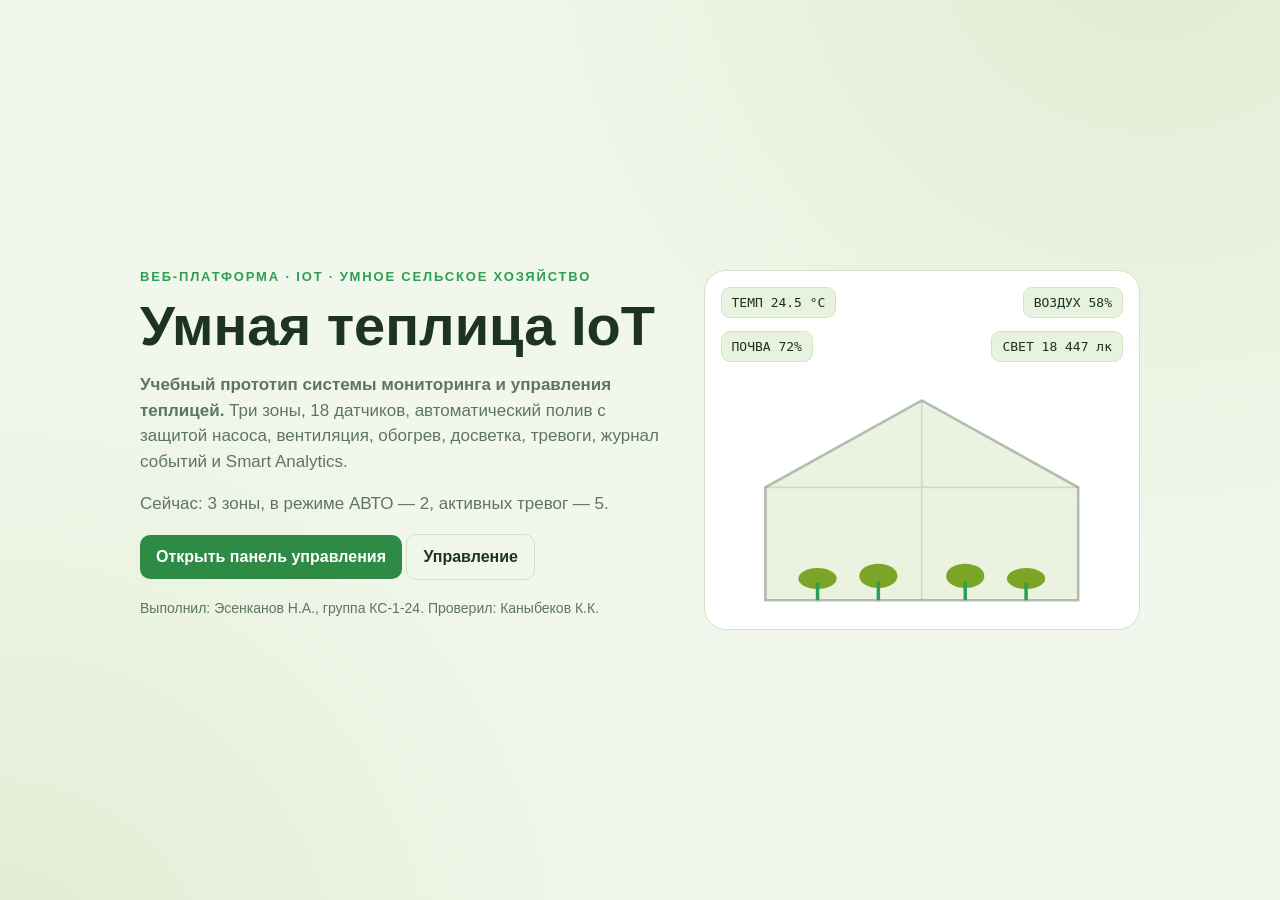
<file: index.html>
<!DOCTYPE html>
<html lang="ru">
<head>
  <meta charset="UTF-8">
  <meta name="viewport" content="width=device-width, initial-scale=1.0">
  <title>Умная теплица IoT</title>
  <link rel="stylesheet" href="assets/css/style.css">
</head>
<body>
<div class="home">
  <div class="home-card">
    <div>
      <div class="eyebrow">Веб-платформа · IoT · Умное сельское хозяйство</div>
      <h1>Умная теплица IoT</h1>
      <p><b>Учебный прототип системы мониторинга и управления теплицей.</b> Три зоны, 18 датчиков, автоматический полив с защитой насоса, вентиляция, обогрев, досветка, тревоги, журнал событий и Smart Analytics.</p>
      <p class="muted" id="homeStatus"></p>
      <a class="btn" href="dashboard.html">Открыть панель управления</a>
      <a class="btn secondary" href="control.html">Управление</a>
      <p class="muted" style="font-size:14px;margin-top:18px">Выполнил: Эсенканов Н.А., группа КС-1-24. Проверил: Каныбеков К.К.</p>
    </div>
    <div class="gh-scheme" aria-label="Схема теплицы с показаниями датчиков">
      <svg viewBox="0 0 400 260" role="img" aria-label="Теплица">
        <path class="glass" d="M20 250 V120 L200 20 L380 120 V250 Z" stroke="currentColor" stroke-opacity=".45" stroke-width="3"/>
        <path d="M200 20 V250 M20 120 H380" stroke="currentColor" stroke-opacity=".2" stroke-width="2"/>
        <g class="leaf">
          <ellipse cx="80" cy="225" rx="22" ry="12"/><ellipse cx="150" cy="222" rx="22" ry="14"/>
          <ellipse cx="250" cy="222" rx="22" ry="14"/><ellipse cx="320" cy="225" rx="22" ry="12"/>
        </g>
        <g class="stem" stroke-width="4"><path d="M80 250 V230 M150 250 V228 M250 250 V228 M320 250 V230"/></g>
      </svg>
      <div class="chip" style="left:16px;top:16px" id="chipTemp"></div>
      <div class="chip" style="right:16px;top:16px" id="chipHum"></div>
      <div class="chip" style="left:16px;top:60px" id="chipSoil"></div>
      <div class="chip" style="right:16px;top:60px" id="chipLight"></div>
    </div>
  </div>
</div>
<script src="assets/js/data.js"></script>
<script src="assets/js/storage.js"></script>
<script src="assets/js/simulator.js"></script>
<script src="assets/js/automation.js"></script>
<script src="assets/js/app.js"></script>
<script src="assets/js/home.js"></script>
</body>
</html>
</file>
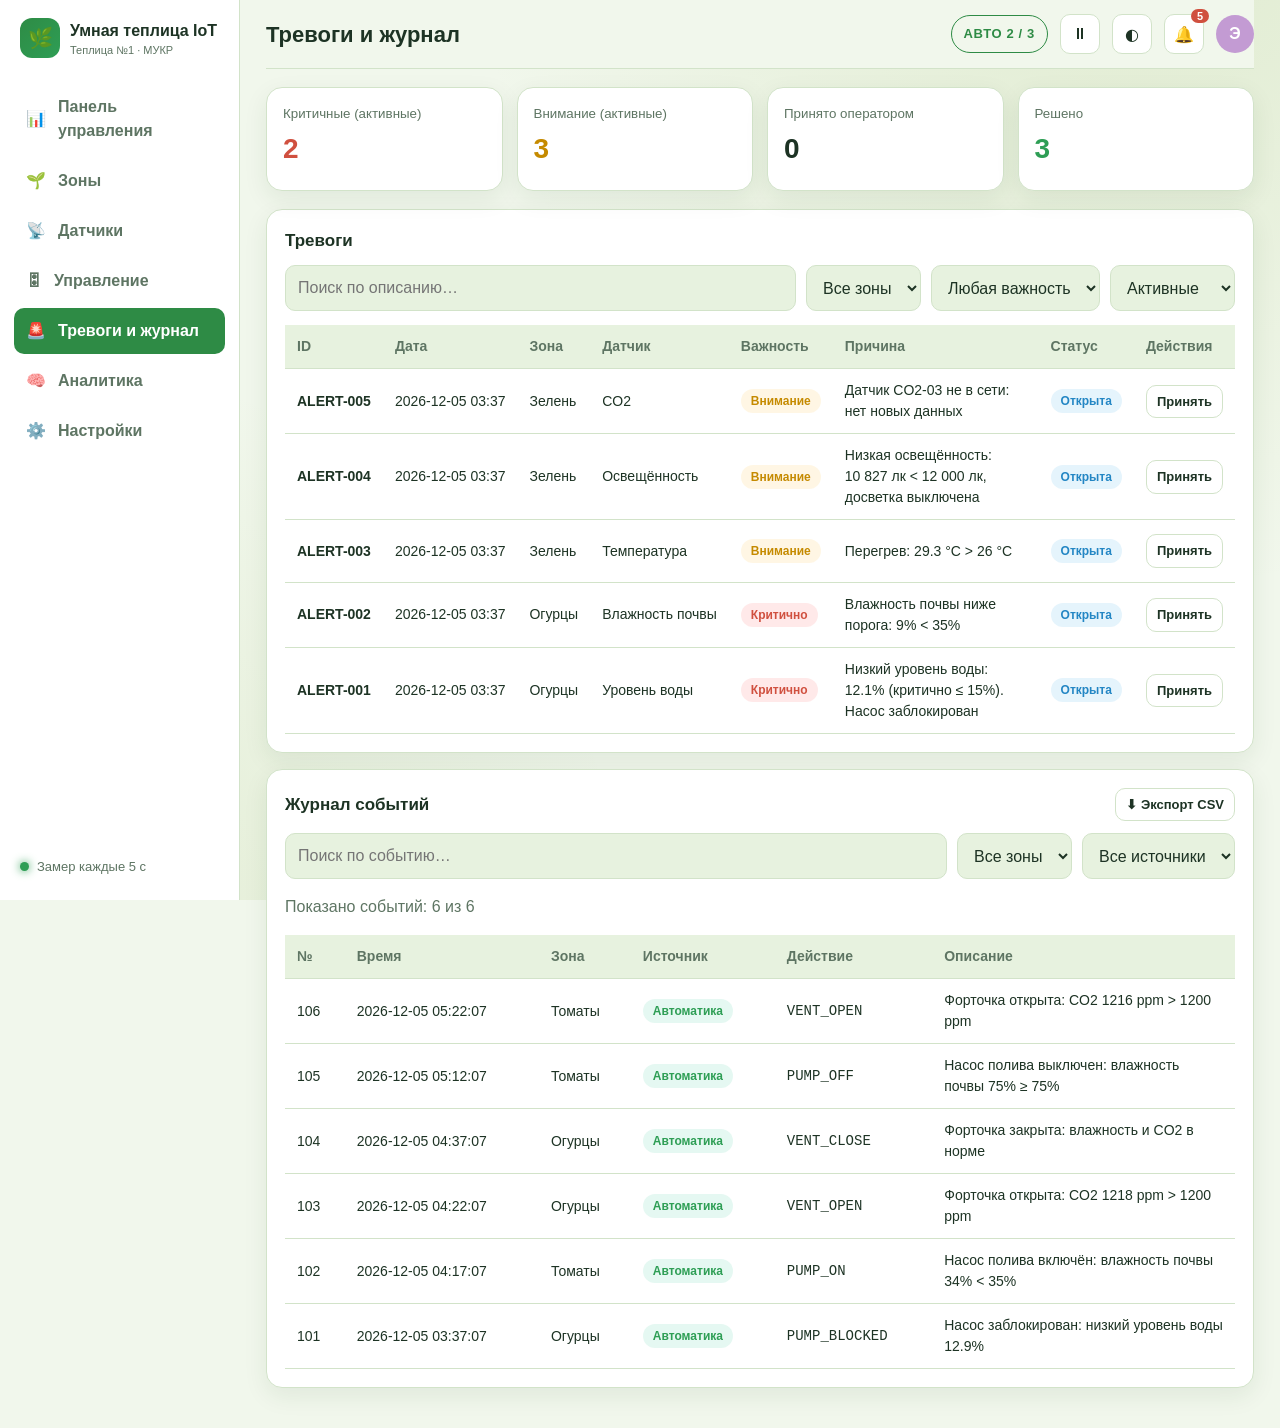
<file: alerts.html>
<!DOCTYPE html>
<html lang="ru">
<head>
  <meta charset="UTF-8">
  <meta name="viewport" content="width=device-width, initial-scale=1.0">
  <title>Тревоги и журнал — Умная теплица IoT</title>
  <link rel="stylesheet" href="assets/css/style.css">
</head>
<body>
<main>
  <div class="kpi-grid cols-4" id="alertKpis"></div>
  <div class="card" style="margin-bottom:16px">
    <div class="card-head"><h2>Тревоги</h2></div>
    <div class="toolbar">
      <input type="search" id="alertSearch" placeholder="Поиск по описанию…">
      <select id="alertZone"><option value="">Все зоны</option></select>
      <select id="alertSeverity"><option value="">Любая важность</option><option value="warning">Внимание</option><option value="critical">Критично</option></select>
      <select id="alertStatus"><option value="active">Активные</option><option value="">Все</option><option value="open">Открытые</option><option value="acknowledged">Принятые</option><option value="resolved">Решённые</option></select>
    </div>
    <div class="table-wrap"><table>
      <thead><tr><th>ID</th><th>Дата</th><th>Зона</th><th>Датчик</th><th>Важность</th><th>Причина</th><th>Статус</th><th>Действия</th></tr></thead>
      <tbody id="alertsBody"></tbody>
    </table></div>
  </div>
  <div class="card" id="events">
    <div class="card-head"><h2>Журнал событий</h2><button class="btn small secondary" id="exportBtn">⬇ Экспорт CSV</button></div>
    <div class="toolbar">
      <input type="search" id="eventSearch" placeholder="Поиск по событию…">
      <select id="eventZone"><option value="">Все зоны</option></select>
      <select id="eventSource"><option value="">Все источники</option><option value="automation">Автоматика</option><option value="manual">Оператор</option><option value="system">Система</option></select>
    </div>
    <p class="muted" id="eventCount"></p>
    <div class="table-wrap"><table>
      <thead><tr><th>№</th><th>Время</th><th>Зона</th><th>Источник</th><th>Действие</th><th>Описание</th></tr></thead>
      <tbody id="eventsBody"></tbody>
    </table></div>
  </div>
</main>

<script src="assets/js/data.js"></script>
<script src="assets/js/storage.js"></script>
<script src="assets/js/simulator.js"></script>
<script src="assets/js/automation.js"></script>
<script src="assets/js/app.js"></script>
<script src="assets/js/alerts.js"></script>
</body>
</html>
</file>
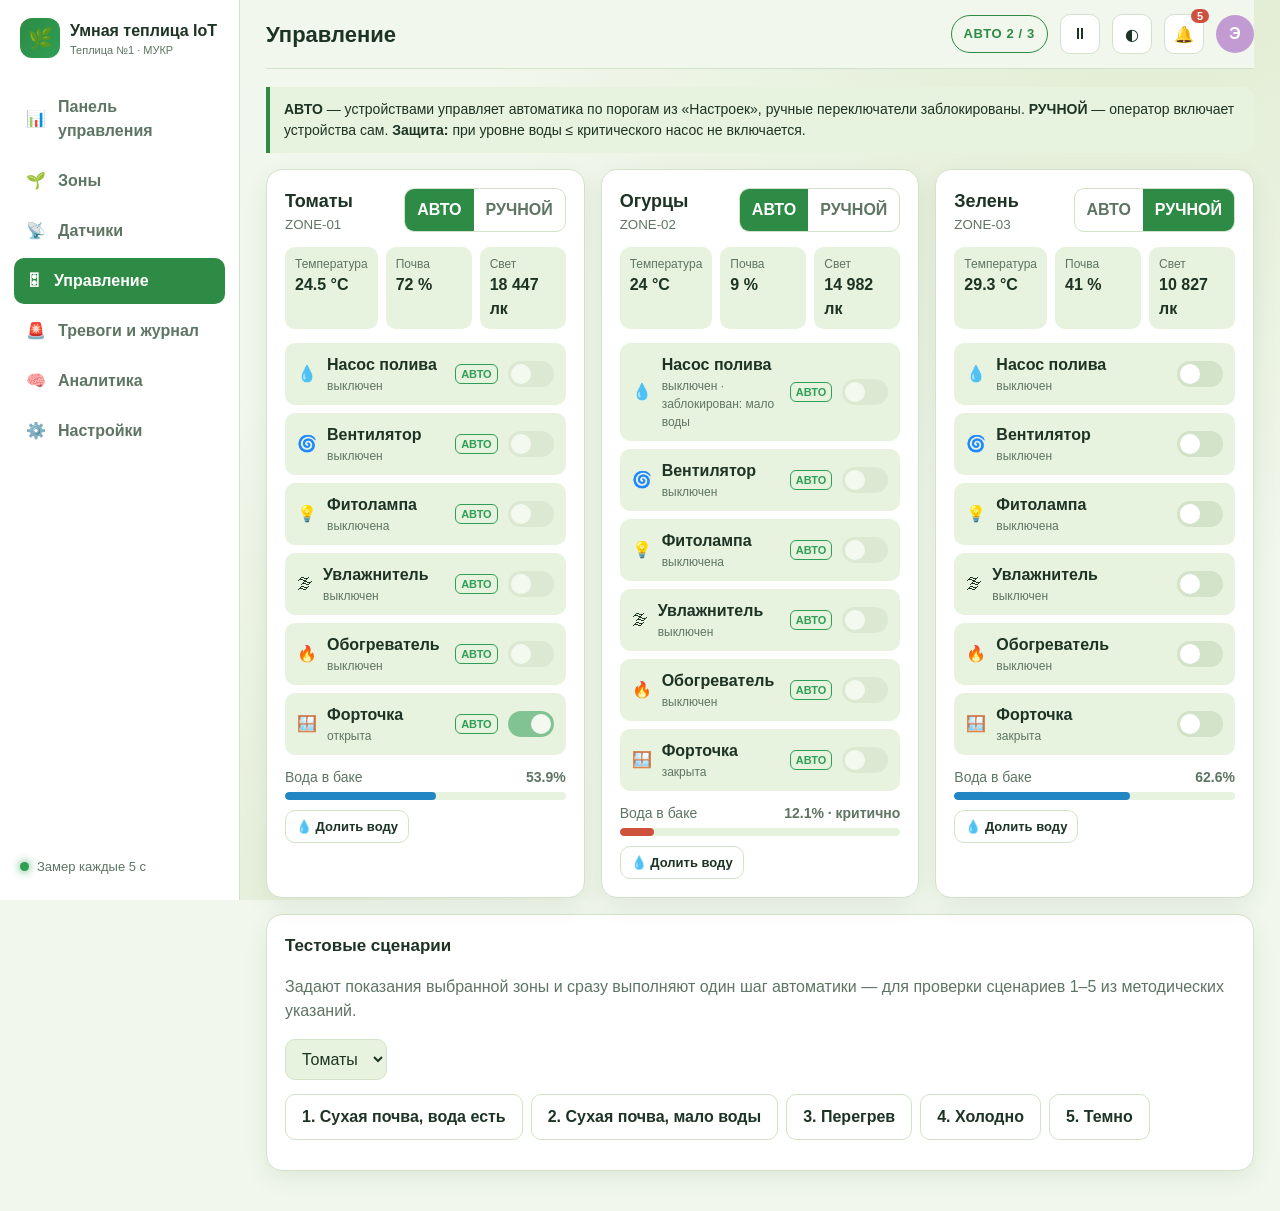
<file: control.html>
<!DOCTYPE html>
<html lang="ru">
<head>
  <meta charset="UTF-8">
  <meta name="viewport" content="width=device-width, initial-scale=1.0">
  <title>Управление — Умная теплица IoT</title>
  <link rel="stylesheet" href="assets/css/style.css">
</head>
<body>
<main>
  <div class="info"><b>АВТО</b> — устройствами управляет автоматика по порогам из «Настроек», ручные переключатели заблокированы. <b>РУЧНОЙ</b> — оператор включает устройства сам. <b>Защита:</b> при уровне воды ≤ критического насос не включается.</div>
  <div class="control-grid" id="controlCards"></div>
  <div class="card">
    <h2>Тестовые сценарии</h2>
    <p class="muted">Задают показания выбранной зоны и сразу выполняют один шаг автоматики — для проверки сценариев 1–5 из методических указаний.</p>
    <div class="toolbar">
      <select id="scenarioZone"></select>
    </div>
    <div class="scenario-grid">
      <button class="btn secondary" data-scenario="dry">1. Сухая почва, вода есть</button>
      <button class="btn secondary" data-scenario="dryNoWater">2. Сухая почва, мало воды</button>
      <button class="btn secondary" data-scenario="hot">3. Перегрев</button>
      <button class="btn secondary" data-scenario="cold">4. Холодно</button>
      <button class="btn secondary" data-scenario="dark">5. Темно</button>
    </div>
    <div class="list" id="scenarioResult" style="margin-top:12px"></div>
  </div>
</main>

<script src="assets/js/data.js"></script>
<script src="assets/js/storage.js"></script>
<script src="assets/js/simulator.js"></script>
<script src="assets/js/automation.js"></script>
<script src="assets/js/app.js"></script>
<script src="assets/js/control.js"></script>
</body>
</html>
</file>
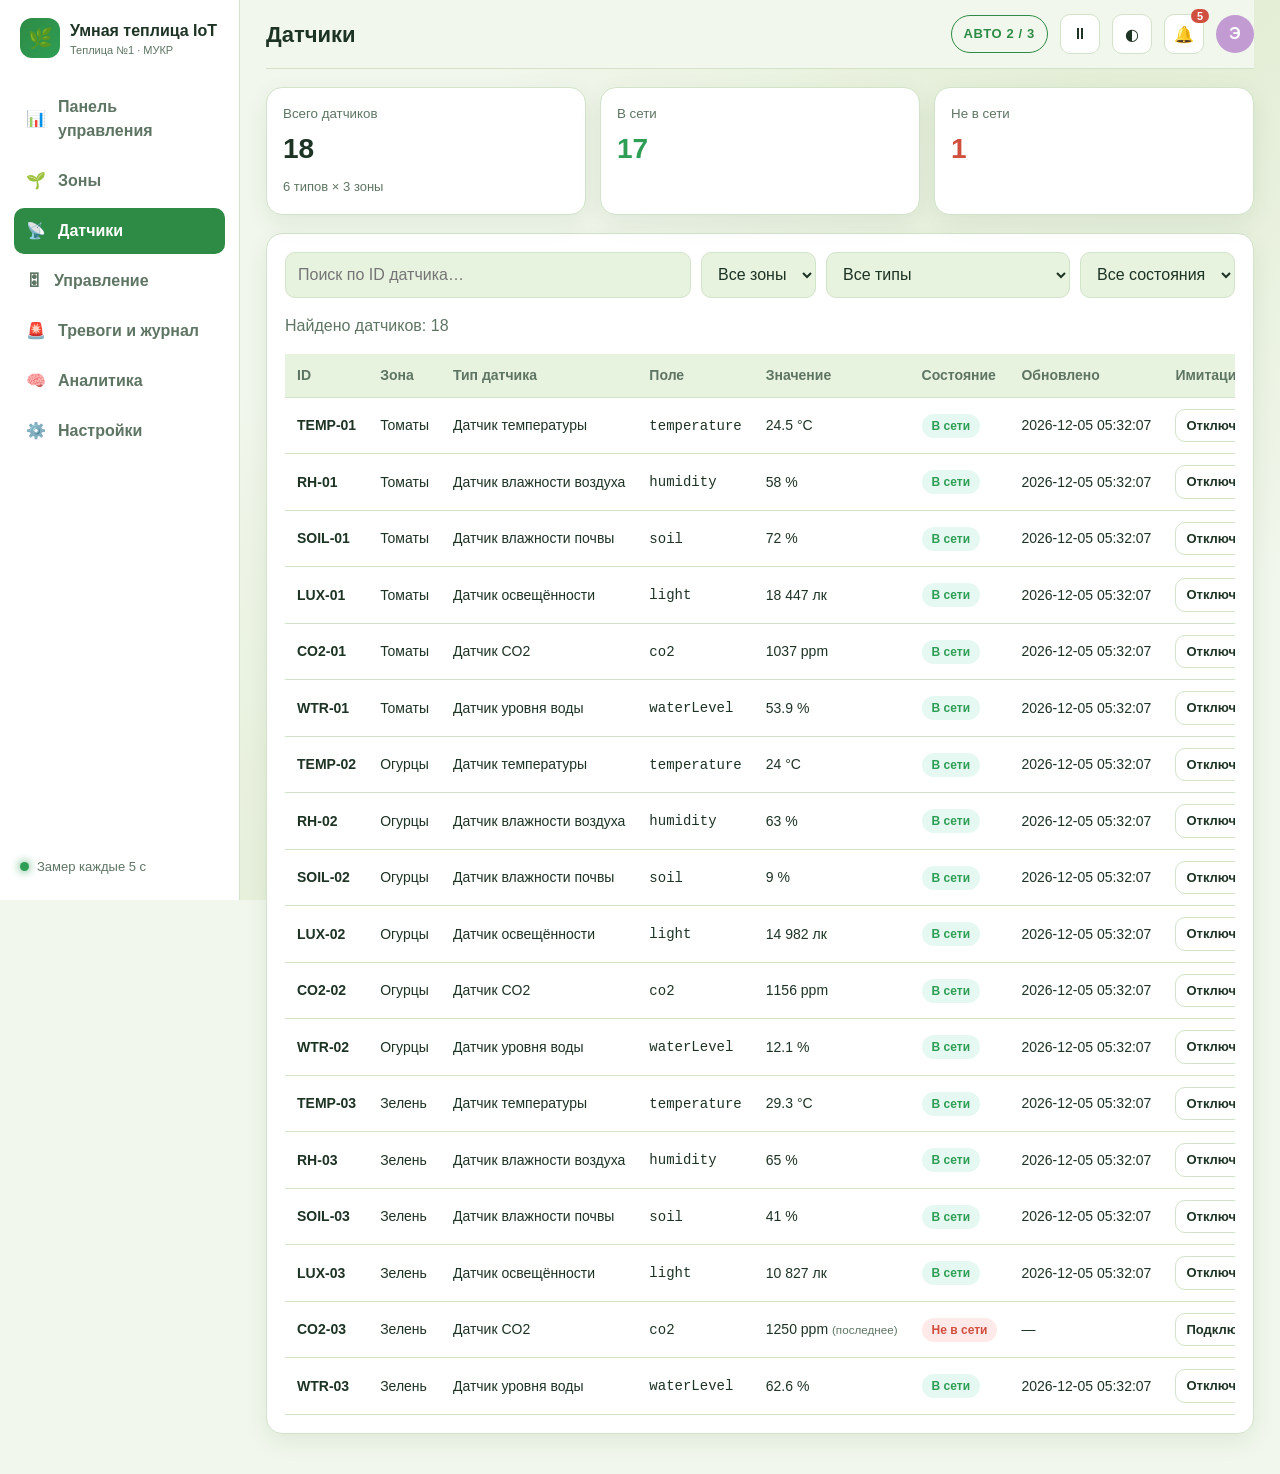
<file: sensors.html>
<!DOCTYPE html>
<html lang="ru">
<head>
  <meta charset="UTF-8">
  <meta name="viewport" content="width=device-width, initial-scale=1.0">
  <title>Датчики — Умная теплица IoT</title>
  <link rel="stylesheet" href="assets/css/style.css">
</head>
<body>
<main>
  <div class="kpi-grid cols-3" id="sensorKpis"></div>
  <div class="card">
    <div class="toolbar">
      <input type="search" id="sensorSearch" placeholder="Поиск по ID датчика…">
      <select id="sensorZone"><option value="">Все зоны</option></select>
      <select id="sensorType"><option value="">Все типы</option></select>
      <select id="sensorStatus"><option value="">Все состояния</option><option value="online">В сети</option><option value="offline">Не в сети</option></select>
    </div>
    <p class="muted" id="sensorCount"></p>
    <div class="table-wrap"><table>
      <thead><tr><th>ID</th><th>Зона</th><th>Тип датчика</th><th>Поле</th><th>Значение</th><th>Состояние</th><th>Обновлено</th><th>Имитация</th></tr></thead>
      <tbody id="sensorsBody"></tbody>
    </table></div>
  </div>
</main>

<script src="assets/js/data.js"></script>
<script src="assets/js/storage.js"></script>
<script src="assets/js/simulator.js"></script>
<script src="assets/js/automation.js"></script>
<script src="assets/js/app.js"></script>
<script src="assets/js/sensors.js"></script>
</body>
</html>
</file>
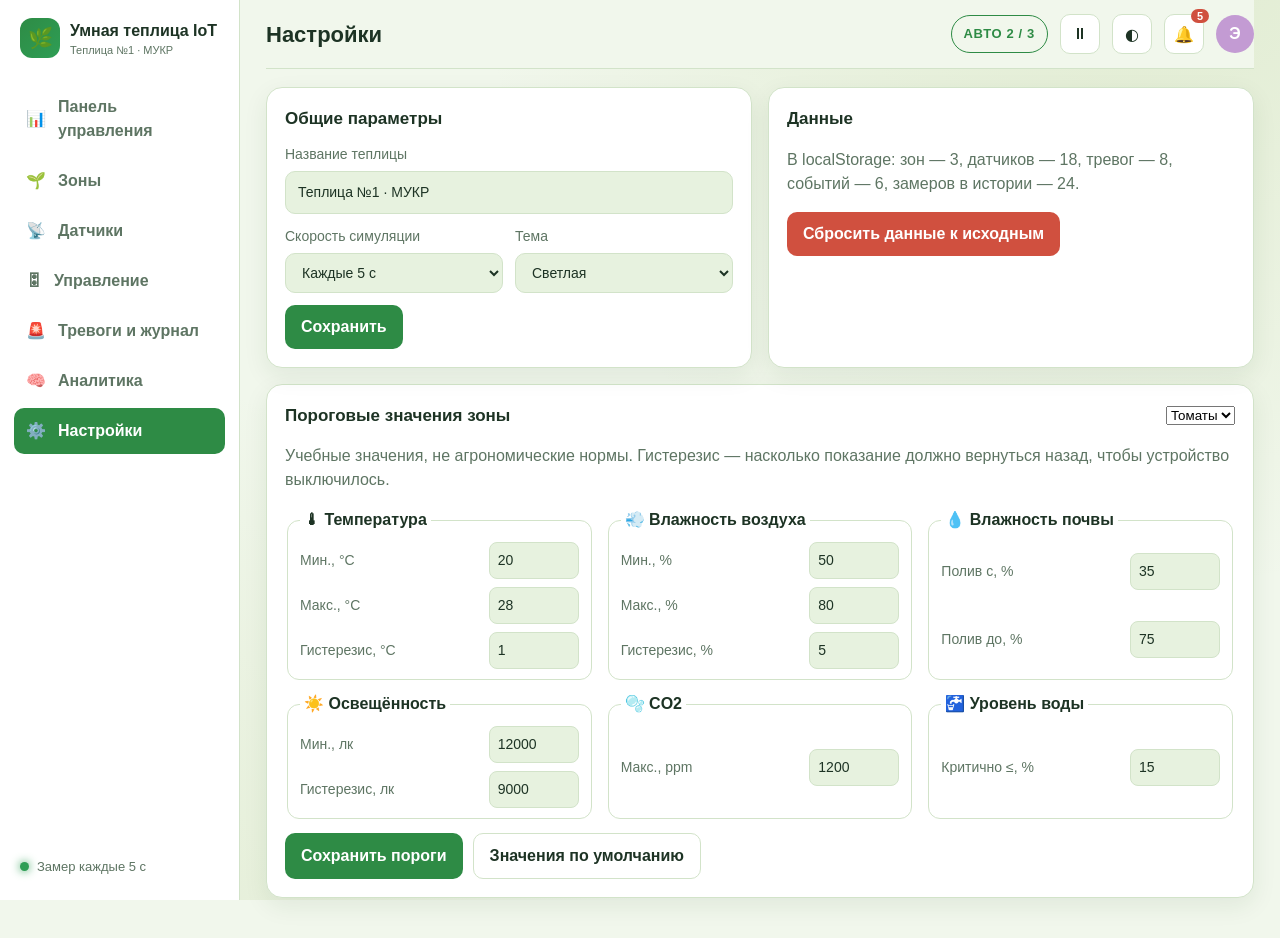
<file: settings.html>
<!DOCTYPE html>
<html lang="ru">
<head>
  <meta charset="UTF-8">
  <meta name="viewport" content="width=device-width, initial-scale=1.0">
  <title>Настройки — Умная теплица IoT</title>
  <link rel="stylesheet" href="assets/css/style.css">
</head>
<body>
<main>
  <div class="grid-2">
    <div class="card">
      <h2>Общие параметры</h2>
      <form class="form" id="generalForm">
        <label class="full">Название теплицы<input id="ghNameInput" required maxlength="40"></label>
        <label>Скорость симуляции
          <select id="speedInput"><option value="3">Замер каждые 3 с</option><option value="5">Каждые 5 с</option><option value="10">Каждые 10 с</option></select></label>
        <label>Тема
          <select id="themeInput"><option value="dark">Тёмная</option><option value="light">Светлая</option></select></label>
        <div class="form-actions full"><button class="btn" type="submit">Сохранить</button></div>
      </form>
    </div>
    <div class="card">
      <h2>Данные</h2>
      <p class="muted" id="dataInfo"></p>
      <button class="btn danger" id="resetBtn">Сбросить данные к исходным</button>
    </div>
  </div>
  <div class="card">
    <div class="card-head"><h2>Пороговые значения зоны</h2><select id="thZone"></select></div>
    <p class="muted">Учебные значения, не агрономические нормы. Гистерезис — насколько показание должно вернуться назад, чтобы устройство выключилось.</p>
    <form id="thForm">
      <div class="settings-grid" id="thFields"></div>
      <div class="form-actions" style="margin-top:14px"><button class="btn" type="submit">Сохранить пороги</button><button class="btn secondary" type="button" id="thDefault">Значения по умолчанию</button></div>
    </form>
  </div>
</main>

<script src="assets/js/data.js"></script>
<script src="assets/js/storage.js"></script>
<script src="assets/js/simulator.js"></script>
<script src="assets/js/automation.js"></script>
<script src="assets/js/app.js"></script>
<script src="assets/js/settings.js"></script>
</body>
</html>
</file>
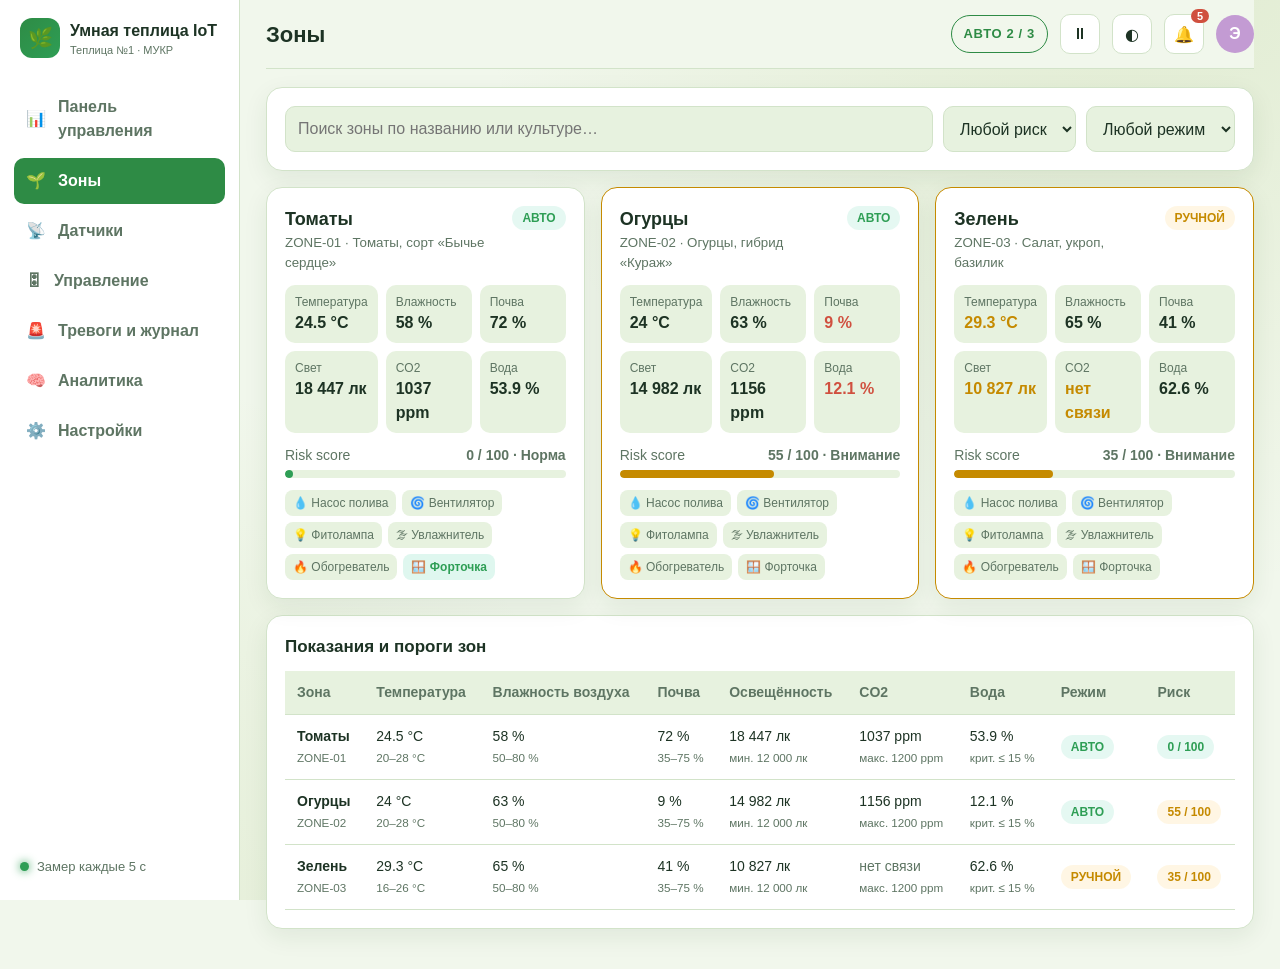
<file: zones.html>
<!DOCTYPE html>
<html lang="ru">
<head>
  <meta charset="UTF-8">
  <meta name="viewport" content="width=device-width, initial-scale=1.0">
  <title>Зоны — Умная теплица IoT</title>
  <link rel="stylesheet" href="assets/css/style.css">
</head>
<body>
<main>
  <div class="card" style="margin-bottom:16px">
    <div class="toolbar" style="margin:0">
      <input type="search" id="zoneSearch" placeholder="Поиск зоны по названию или культуре…">
      <select id="zoneStatus">
        <option value="">Любой риск</option><option value="normal">Норма</option><option value="warning">Внимание</option><option value="critical">Критично</option>
      </select>
      <select id="zoneMode"><option value="">Любой режим</option><option value="auto">АВТО</option><option value="manual">РУЧНОЙ</option></select>
    </div>
  </div>
  <div class="zone-grid" id="zoneCards"></div>
  <div class="card">
    <h2>Показания и пороги зон</h2>
    <div class="table-wrap"><table>
      <thead><tr><th>Зона</th><th>Температура</th><th>Влажность воздуха</th><th>Почва</th><th>Освещённость</th><th>CO2</th><th>Вода</th><th>Режим</th><th>Риск</th></tr></thead>
      <tbody id="zonesBody"></tbody>
    </table></div>
  </div>
</main>

<script src="assets/js/data.js"></script>
<script src="assets/js/storage.js"></script>
<script src="assets/js/simulator.js"></script>
<script src="assets/js/automation.js"></script>
<script src="assets/js/app.js"></script>
<script src="assets/js/zones.js"></script>
</body>
</html>
</file>
<file: assets/css/style.css>
/* Умная теплица IoT — общий стиль (SCADA/IoT dashboard) */
:root {
  /* тёмная тема — «ночная теплица»: листва, земля, солнце, вода */
  --bg: #0b1a12;
  --panel: #12261a;
  --panel2: #183222;
  --text: #eef7ea;
  --muted: #a3bba6;
  --line: #24442f;
  --accent: #4caf50;
  --green: #6fd38a;
  --lime: #b5e061;
  --yellow: #f2c14e;
  --red: #ef6b5b;
  --violet: #c39bd3;
  --water: #4fb3e8;
  --glow: rgba(181, 224, 97, .10);
  --shadow: 0 10px 30px rgba(0, 0, 0, .28);
  --sidebar: 240px;
}

body.light {
  /* светлая тема — «дневная теплица»: стекло, свет, зелень */
  --bg: #f1f7ec;
  --panel: #ffffff;
  --panel2: #e7f2df;
  --text: #1d3324;
  --muted: #5e7563;
  --line: #d2e3c9;
  --accent: #2e8b45;
  --green: #2e9e55;
  --lime: #7aa526;
  --yellow: #c58a00;
  --red: #d0503f;
  --water: #2386c4;
  --glow: rgba(122, 165, 38, .14);
  --shadow: 0 8px 24px rgba(30, 70, 30, .08);
}

* { box-sizing: border-box; }
[hidden] { display: none !important; }

body {
  margin: 0;
  font-family: Inter, "Segoe UI", Arial, sans-serif;
  background:
    radial-gradient(circle at 90% -10%, var(--glow), transparent 45%),
    radial-gradient(circle at 0% 110%, var(--glow), transparent 40%),
    var(--bg);
  background-attachment: fixed;
  color: var(--text);
  line-height: 1.5;
}

a { color: var(--accent); }
h1, h2, h3 { margin: 0; }

/* ---------- Sidebar ---------- */
.sidebar {
  position: fixed;
  inset: 0 auto 0 0;
  width: var(--sidebar);
  background: var(--panel);
  border-right: 1px solid var(--line);
  display: flex;
  flex-direction: column;
  padding: 18px 14px;
  z-index: 40;
  transition: transform .25s;
}

.logo { display: flex; gap: 10px; align-items: center; margin: 0 6px 26px; }
.logo small { display: block; color: var(--muted); font-size: 11px; line-height: 1.3; }
.logo-mark {
  width: 40px; height: 40px; flex: none;
  display: grid; place-items: center;
  border-radius: 12px;
  background: linear-gradient(135deg, var(--accent), var(--green));
  color: #06101d; font-weight: 900;
}

.sidebar nav { display: grid; gap: 4px; }
.sidebar nav a {
  display: flex; gap: 12px; align-items: center;
  padding: 11px 12px;
  border-radius: 10px;
  color: var(--muted);
  text-decoration: none;
  font-weight: 600;
}
.sidebar nav a:hover { background: var(--panel2); color: var(--text); }
.sidebar nav a.active { background: var(--accent); color: #fff; }
.sidebar-foot { margin-top: auto; display: flex; gap: 8px; align-items: center; color: var(--muted); font-size: 13px; padding: 6px; }
.dot { width: 9px; height: 9px; border-radius: 50%; background: var(--green); box-shadow: 0 0 10px var(--green); }

/* ---------- Main + Topbar ---------- */
main { margin-left: var(--sidebar); padding: 0 26px 40px; min-height: 100vh; }

.topbar {
  position: sticky; top: 0; z-index: 30;
  display: flex; gap: 12px; align-items: center;
  padding: 14px 0;
  margin-bottom: 18px;
  background: var(--bg);
  border-bottom: 1px solid var(--line);
}
.topbar h1 { font-size: 22px; margin-right: auto; }

.icon-btn {
  position: relative;
  border: 1px solid var(--line);
  background: var(--panel);
  color: var(--text);
  border-radius: 10px;
  min-width: 40px; height: 40px;
  cursor: pointer;
  font-size: 16px;
}
.icon-btn:hover { border-color: var(--accent); }
.menu-btn { display: none; }
.count {
  position: absolute; top: -6px; right: -6px;
  background: var(--red); color: #fff;
  font-size: 11px; font-weight: 700;
  border-radius: 999px; padding: 1px 6px;
}

.notif { position: relative; }
.notif-panel {
  display: none;
  position: absolute; right: 0; top: 48px;
  width: 320px; max-height: 380px; overflow: auto;
  background: var(--panel); border: 1px solid var(--line);
  border-radius: 14px; padding: 14px;
  box-shadow: var(--shadow);
}
.notif-panel.open { display: block; }
.notif-item { padding: 8px 10px; margin-top: 8px; border-radius: 8px; background: var(--panel2); border-left: 3px solid var(--yellow); font-size: 14px; }
.notif-item.critical { border-left-color: var(--red); }

.profile { display: flex; gap: 10px; align-items: center; }
.profile small { display: block; color: var(--muted); font-size: 12px; }
.profile b { font-size: 14px; }
.avatar {
  width: 38px; height: 38px; border-radius: 50%;
  display: grid; place-items: center;
  background: var(--violet); color: #fff; font-weight: 800;
}

/* ---------- Карточки ---------- */
.kpi-grid { display: grid; grid-template-columns: repeat(6, 1fr); gap: 14px; margin-bottom: 18px; }
.kpi {
  background: var(--panel); border: 1px solid var(--line);
  border-radius: 16px; padding: 16px;
  box-shadow: var(--shadow);
}
.kpi small { color: var(--muted); display: block; }
.kpi b { font-size: 28px; display: block; margin: 4px 0; }
.kpi span { font-size: 13px; color: var(--muted); }
.kpi.warn b { color: var(--yellow); }
.kpi.bad b { color: var(--red); }
.kpi.good b { color: var(--green); }

.grid-2 { display: grid; grid-template-columns: 1fr 1fr; gap: 16px; margin-bottom: 16px; }

.grid-2.top { align-items: start; }
.grid-3 { display: grid; grid-template-columns: 2fr 1fr 1fr; gap: 16px; margin-bottom: 16px; }

.card {
  background: var(--panel); border: 1px solid var(--line);
  border-radius: 16px; padding: 18px;
  box-shadow: var(--shadow);
  min-width: 0;
}
.card h2 { font-size: 17px; margin-bottom: 12px; }
.card-head { display: flex; justify-content: space-between; align-items: center; gap: 10px; margin-bottom: 12px; flex-wrap: wrap; }
.card-head h2 { margin: 0; }
.chart-box { position: relative; height: 260px; }

.muted { color: var(--muted); }

/* ---------- Таблицы ---------- */
.toolbar { display: flex; gap: 10px; flex-wrap: wrap; margin-bottom: 14px; }
.toolbar input, .toolbar select, .form input, .form select, .form textarea {
  padding: 10px 12px;
  border-radius: 10px;
  border: 1px solid var(--line);
  background: var(--panel2);
  color: var(--text);
  font: inherit;
}
.toolbar input { flex: 1; min-width: 200px; }

.table-wrap { overflow-x: auto; }
table { width: 100%; border-collapse: collapse; font-size: 14px; }
th, td { padding: 11px 12px; border-bottom: 1px solid var(--line); text-align: left; white-space: nowrap; }
th { color: var(--muted); font-weight: 600; background: var(--panel2); }
tbody tr:hover { background: var(--panel2); }
td.wrap { white-space: normal; min-width: 150px; max-width: 240px; }
td.actions .btn { display: block; width: 100%; margin: 3px 0; }

.badge { display: inline-block; padding: 3px 10px; border-radius: 999px; font-size: 12px; font-weight: 700; }
.badge-normal, .badge-online, .badge-resolved, .badge-low { background: rgba(79, 209, 165, .15); color: var(--green); }
.badge-warning, .badge-in_progress, .badge-medium { background: rgba(255, 200, 87, .16); color: var(--yellow); }
.badge-critical, .badge-offline, .badge-high { background: rgba(255, 107, 107, .15); color: var(--red); }
.badge-open { background: rgba(79, 179, 232, .15); color: var(--water); }

/* ---------- Кнопки и формы ---------- */
.btn {
  display: inline-block;
  padding: 10px 16px;
  border-radius: 10px;
  border: 0;
  background: var(--accent);
  color: #fff;
  font-weight: 700;
  cursor: pointer;
  text-decoration: none;
  font: inherit; font-weight: 700;
}
.btn:hover { filter: brightness(1.1); }
.btn.secondary { background: transparent; color: var(--text); border: 1px solid var(--line); }
.btn.danger { background: var(--red); }
.btn.small { padding: 6px 10px; font-size: 13px; }

.form { display: grid; grid-template-columns: repeat(2, 1fr); gap: 12px; }
.form label { display: grid; gap: 6px; font-size: 14px; color: var(--muted); }
.form .full { grid-column: 1 / -1; }
.form-actions { display: flex; gap: 10px; }

.list { display: grid; gap: 8px; }
.list-item { padding: 10px 12px; border-radius: 10px; background: var(--panel2); border-left: 3px solid var(--yellow); font-size: 14px; }
.list-item.critical { border-left-color: var(--red); }

.ai-card { border-left: 4px solid var(--violet); }
.rec { padding: 12px; border-radius: 12px; background: var(--panel2); margin-bottom: 10px; }
.rec b { display: block; }

.info { padding: 12px 14px; border-radius: 0 12px 12px 0; background: var(--panel2); border-left: 4px solid var(--accent); margin-bottom: 16px; font-size: 14px; }

.toast {
  position: fixed; bottom: 20px; right: 20px; z-index: 60;
  background: var(--green); color: #06101d; font-weight: 700;
  padding: 12px 18px; border-radius: 12px;
  opacity: 0; transform: translateY(10px); transition: .25s;
}
.toast.show { opacity: 1; transform: none; }

.overlay { display: none; }

/* ---------- Адаптивность ---------- */
@media (max-width: 1366px) {
  .kpi-grid { grid-template-columns: repeat(3, 1fr); }
}

@media (max-width: 1100px) {
  .grid-3 { grid-template-columns: 1fr 1fr; }
  .grid-3 > :first-child { grid-column: 1 / -1; }
}

@media (max-width: 1440px) {
  .profile div { display: none; }
}

@media (max-width: 900px) {
  .sidebar { transform: translateX(-100%); }
  body.menu-open .sidebar { transform: none; }
  body.menu-open .overlay { display: block; position: fixed; inset: 0; background: rgba(0, 0, 0, .45); z-index: 35; }
  main { margin-left: 0; padding: 0 16px 30px; }
  .menu-btn { display: inline-block; }
  .grid-2, .grid-3 { grid-template-columns: 1fr; }
}

@media (max-width: 520px) {
  .kpi-grid { grid-template-columns: 1fr 1fr; gap: 10px; }
  .kpi b { font-size: 22px; }
  .topbar h1 { font-size: 18px; }
  .topbar { gap: 8px; }
  .form { grid-template-columns: 1fr; }
  .notif-panel { width: 280px; right: -60px; }
  .chart-box { height: 220px; }
}

/* ---------- Теплица ---------- */
.kpi-grid.cols-3 { grid-template-columns: repeat(3, 1fr); }
.kpi-grid.cols-4 { grid-template-columns: repeat(4, 1fr); }
.logo { text-decoration: none; color: var(--text); }
.logo-mark { font-size: 20px; }
.dot.off { background: var(--yellow); box-shadow: 0 0 10px var(--yellow); }
.badge-auto { background: rgba(79, 209, 165, .15); color: var(--green); }
.badge-manual { background: rgba(255, 200, 87, .16); color: var(--yellow); }
.badge-acknowledged { background: rgba(179, 140, 255, .16); color: var(--violet); }
.badge-on { background: rgba(79, 209, 165, .15); color: var(--green); }
.badge-off { background: var(--panel2); color: var(--muted); }

.mode-indicator {
  font-weight: 800; font-size: 13px; letter-spacing: .05em;
  padding: 8px 12px; border-radius: 999px; border: 1px solid var(--line);
}
.mode-indicator.auto { color: var(--green); border-color: var(--green); }
.mode-indicator.manual { color: var(--yellow); border-color: var(--yellow); }
.mode-indicator.mixed { color: var(--accent); border-color: var(--accent); }
.notif-panel a { display: block; margin-top: 10px; font-size: 14px; }
.notif-item small { display: block; color: var(--muted); font-size: 12px; }

.kpi .unit { font-size: 15px; color: var(--muted); font-weight: 600; }

/* Карточки зон */
.zone-grid { display: grid; grid-template-columns: repeat(3, 1fr); gap: 16px; margin-bottom: 16px; }
.zone-card { background: var(--panel); border: 1px solid var(--line); border-radius: 16px; padding: 18px; box-shadow: var(--shadow); min-width: 0; }
.zone-card.warning { border-color: var(--yellow); }
.zone-card.critical { border-color: var(--red); }
.zone-head { display: flex; justify-content: space-between; align-items: flex-start; gap: 8px; margin-bottom: 12px; }
.zone-head h3 { font-size: 18px; }
.zone-head small { color: var(--muted); display: block; }
.metrics { display: grid; grid-template-columns: repeat(3, 1fr); gap: 8px; }
.metric { background: var(--panel2); border-radius: 10px; padding: 8px 10px; }
.metric small { color: var(--muted); display: block; font-size: 12px; }
.metric b { font-size: 16px; }
.metric.bad b { color: var(--red); }
.metric.warn b { color: var(--yellow); }
.risk { margin-top: 12px; }
.risk-top { display: flex; justify-content: space-between; font-size: 14px; color: var(--muted); }
.risk-track { height: 8px; border-radius: 999px; background: var(--panel2); overflow: hidden; margin-top: 4px; }
.risk-bar { height: 100%; border-radius: 999px; background: var(--green); }
.risk-bar.warning { background: var(--yellow); }
.risk-bar.critical { background: var(--red); }
.act-row { display: flex; flex-wrap: wrap; gap: 6px; margin-top: 12px; }
.act-chip { font-size: 12px; padding: 4px 8px; border-radius: 8px; background: var(--panel2); color: var(--muted); }
.act-chip.on { background: rgba(79, 209, 165, .18); color: var(--green); font-weight: 700; }

/* Управление */
.control-grid { display: grid; grid-template-columns: repeat(3, 1fr); gap: 16px; margin-bottom: 16px; }
.mode-switch { display: flex; border: 1px solid var(--line); border-radius: 10px; overflow: hidden; }
.mode-switch button { flex: 1; border: 0; padding: 9px 12px; background: transparent; color: var(--muted); font: inherit; font-weight: 700; cursor: pointer; }
.mode-switch button.active { background: var(--accent); color: #fff; }
.act-list { display: grid; gap: 8px; margin-top: 14px; }
.act-item { display: flex; align-items: center; gap: 10px; padding: 10px 12px; border-radius: 10px; background: var(--panel2); }
.act-item .name { flex: 1; font-weight: 600; }
.act-item small { display: block; color: var(--muted); font-weight: 400; font-size: 12px; }
.switch { position: relative; width: 46px; height: 26px; flex: none; }
.switch input { opacity: 0; width: 0; height: 0; }
.switch span { position: absolute; inset: 0; border-radius: 999px; background: var(--line); cursor: pointer; transition: .2s; }
.switch span::before { content: ""; position: absolute; width: 20px; height: 20px; left: 3px; top: 3px; border-radius: 50%; background: #fff; transition: .2s; }
.switch input:checked + span { background: var(--green); }
.switch input:checked + span::before { transform: translateX(20px); }
.switch input:disabled + span { opacity: .55; cursor: not-allowed; }
.auto-tag { font-size: 11px; font-weight: 800; color: var(--green); border: 1px solid var(--green); border-radius: 6px; padding: 1px 5px; }
.water { margin-top: 12px; }
.water .risk-bar { background: var(--water); }
.water .risk-bar.warning { background: var(--yellow); }
.water .risk-bar.critical { background: var(--red); }
.scenario-grid { display: flex; flex-wrap: wrap; gap: 8px; }

.rec-item { padding: 12px 14px; border-radius: 12px; background: var(--panel2); margin-bottom: 10px; border-left: 4px solid var(--green); }
.rec-item.warning { border-left-color: var(--yellow); }
.rec-item.critical { border-left-color: var(--red); }
.rec-item p { margin: 4px 0 0; font-size: 14px; }
.rec-item p span { color: var(--muted); }

.settings-grid { display: grid; grid-template-columns: repeat(3, 1fr); gap: 12px; }
.settings-grid fieldset { border: 1px solid var(--line); border-radius: 12px; padding: 10px 12px; display: grid; gap: 8px; }
.settings-grid legend { color: var(--text); font-weight: 700; padding: 0 4px; }
.settings-grid label { display: grid; grid-template-columns: 1fr 90px; align-items: center; gap: 8px; font-size: 14px; color: var(--muted); }
.settings-grid input { padding: 7px 8px; border-radius: 8px; border: 1px solid var(--line); background: var(--panel2); color: var(--text); font: inherit; width: 100%; }

/* Стартовая страница */
.home { min-height: 100vh; display: grid; place-items: center; padding: 24px; }
.home-card { width: min(1000px, 100%); display: grid; grid-template-columns: 1.1fr .9fr; gap: 30px; align-items: center; }
.home h1 { font-size: clamp(34px, 5vw, 56px); line-height: 1.05; margin: 10px 0 14px; }
.home p { color: var(--muted); font-size: 17px; }
.eyebrow { font-size: 13px; font-weight: 800; letter-spacing: .14em; text-transform: uppercase; color: var(--green); }
.gh-scheme { position: relative; min-height: 360px; border: 1px solid var(--line); border-radius: 22px; background: var(--panel); overflow: hidden; }
.gh-scheme .chip { position: absolute; padding: 7px 10px; border-radius: 9px; border: 1px solid var(--line); background: var(--panel2); font: 13px Consolas, monospace; }
.gh-scheme svg { position: absolute; left: 10%; bottom: 20px; width: 80%; color: var(--muted); }
.gh-scheme .leaf { fill: var(--lime); }
.gh-scheme .stem { stroke: var(--green); }
.gh-scheme .glass { fill: var(--glow); }

@media (max-width: 1100px) {
  .zone-grid, .control-grid { grid-template-columns: 1fr 1fr; }
  .settings-grid { grid-template-columns: 1fr 1fr; }
}
@media (max-width: 900px) {
  .zone-grid, .control-grid, .settings-grid, .home-card { grid-template-columns: 1fr; }
  .mode-indicator { display: none; }
}
@media (max-width: 520px) {
  .kpi-grid.cols-3, .kpi-grid.cols-4 { grid-template-columns: 1fr 1fr; }
  .topbar h1 { flex: 1 1 auto; min-width: 0; font-size: 17px; overflow: hidden; text-overflow: ellipsis; white-space: nowrap; }
  .topbar .profile { display: none; }
  .metrics { grid-template-columns: 1fr 1fr; }
  .settings-grid label { grid-template-columns: 1fr 80px; }
}
</file>
